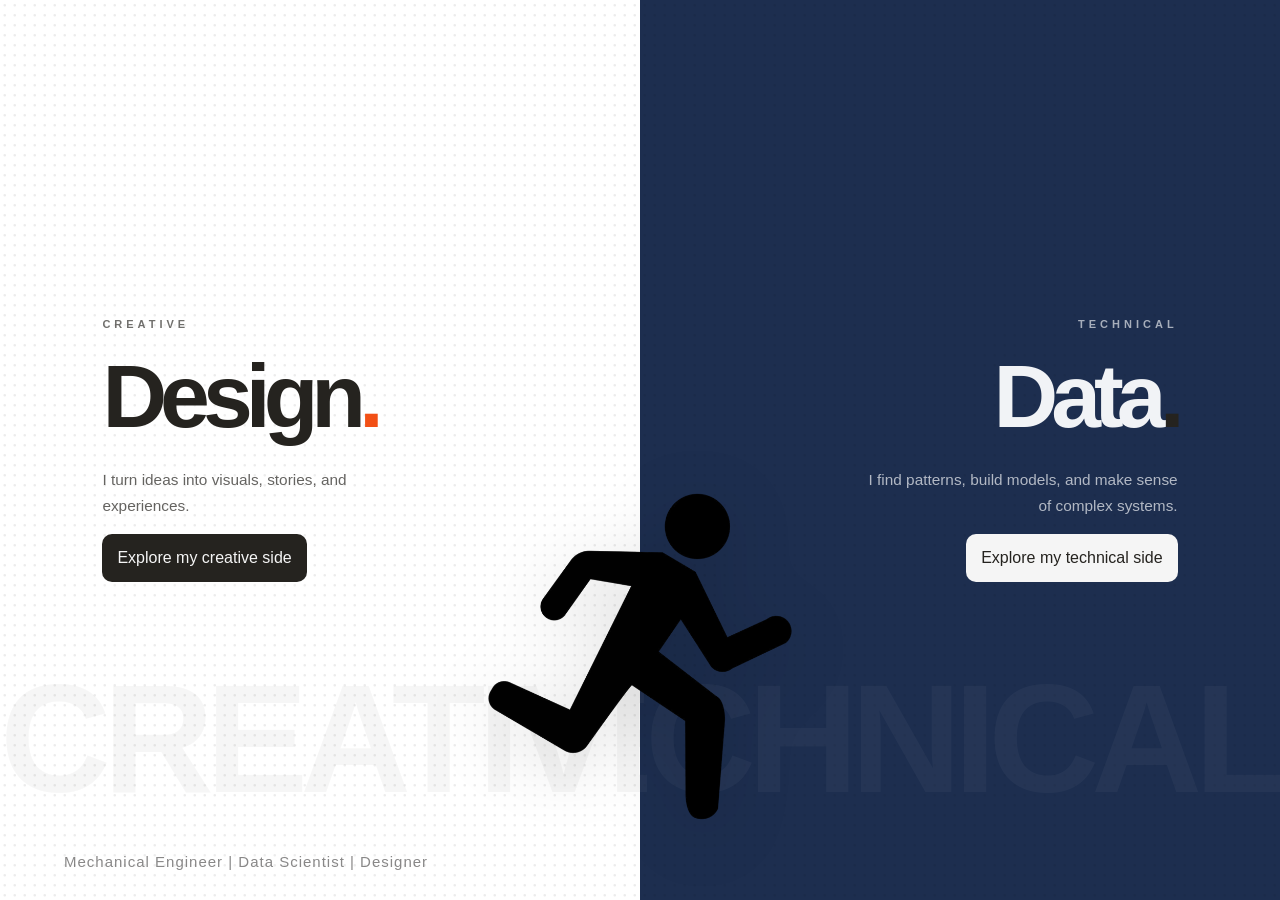
<file: index.html>
<!DOCTYPE html>
<html lang="en">
<head>
	<meta charset="UTF-8">
	<meta name="viewport" content="width=device-width, initial-scale=1.0">
	<title>Nipun Nambiar | Portfolio</title>

	<link rel="stylesheet" href="css/landing.css">
</head>
<body>

	<main class="landing">

		<!-- DESIGN SIDE -->
		<section class="world world-design" id="design">
			<div class="world-content">
				<span class="eyebrow">CREATIVE</span>

				<h1>Design<span>.</span></h1>

				<p class="description">
					I turn ideas into visuals, stories, and experiences.
				</p>

				<a href="design/" class="explore-link-design">
					Explore my creative side
				</a>
			</div>

			<span class="background-label">CREATIVE</span>
		</section>


		<!-- DATA SCIENCE SIDE -->
		<section class="world world-data" id="data">
			<div class="world-content">
				<span class="eyebrow">TECHNICAL</span>

				<h1>Data<span>.</span></h1>

				<p class="description">
					I find patterns, build models, and make sense of complex systems.
				</p>

				<a href="data-science/" class="explore-link-technical">
					Explore my technical side
				</a>
			</div>

			<span class="background-label">TECHNICAL</span>
		</section>


		<!-- CENTER PORTRAIT -->
		<div class="portrait-container">
			<img src="assets/stickman.png" alt="Portrait of Nipun" class="portrait">
		</div>

		<!-- FOOTER -->
		<footer class="site-footer-left">
			<span>Mechanical Engineer | Data Scientist | Designer</span>
		</footer>
	</main>

	<script src="js/landing.js"></script>

</body>
</file>
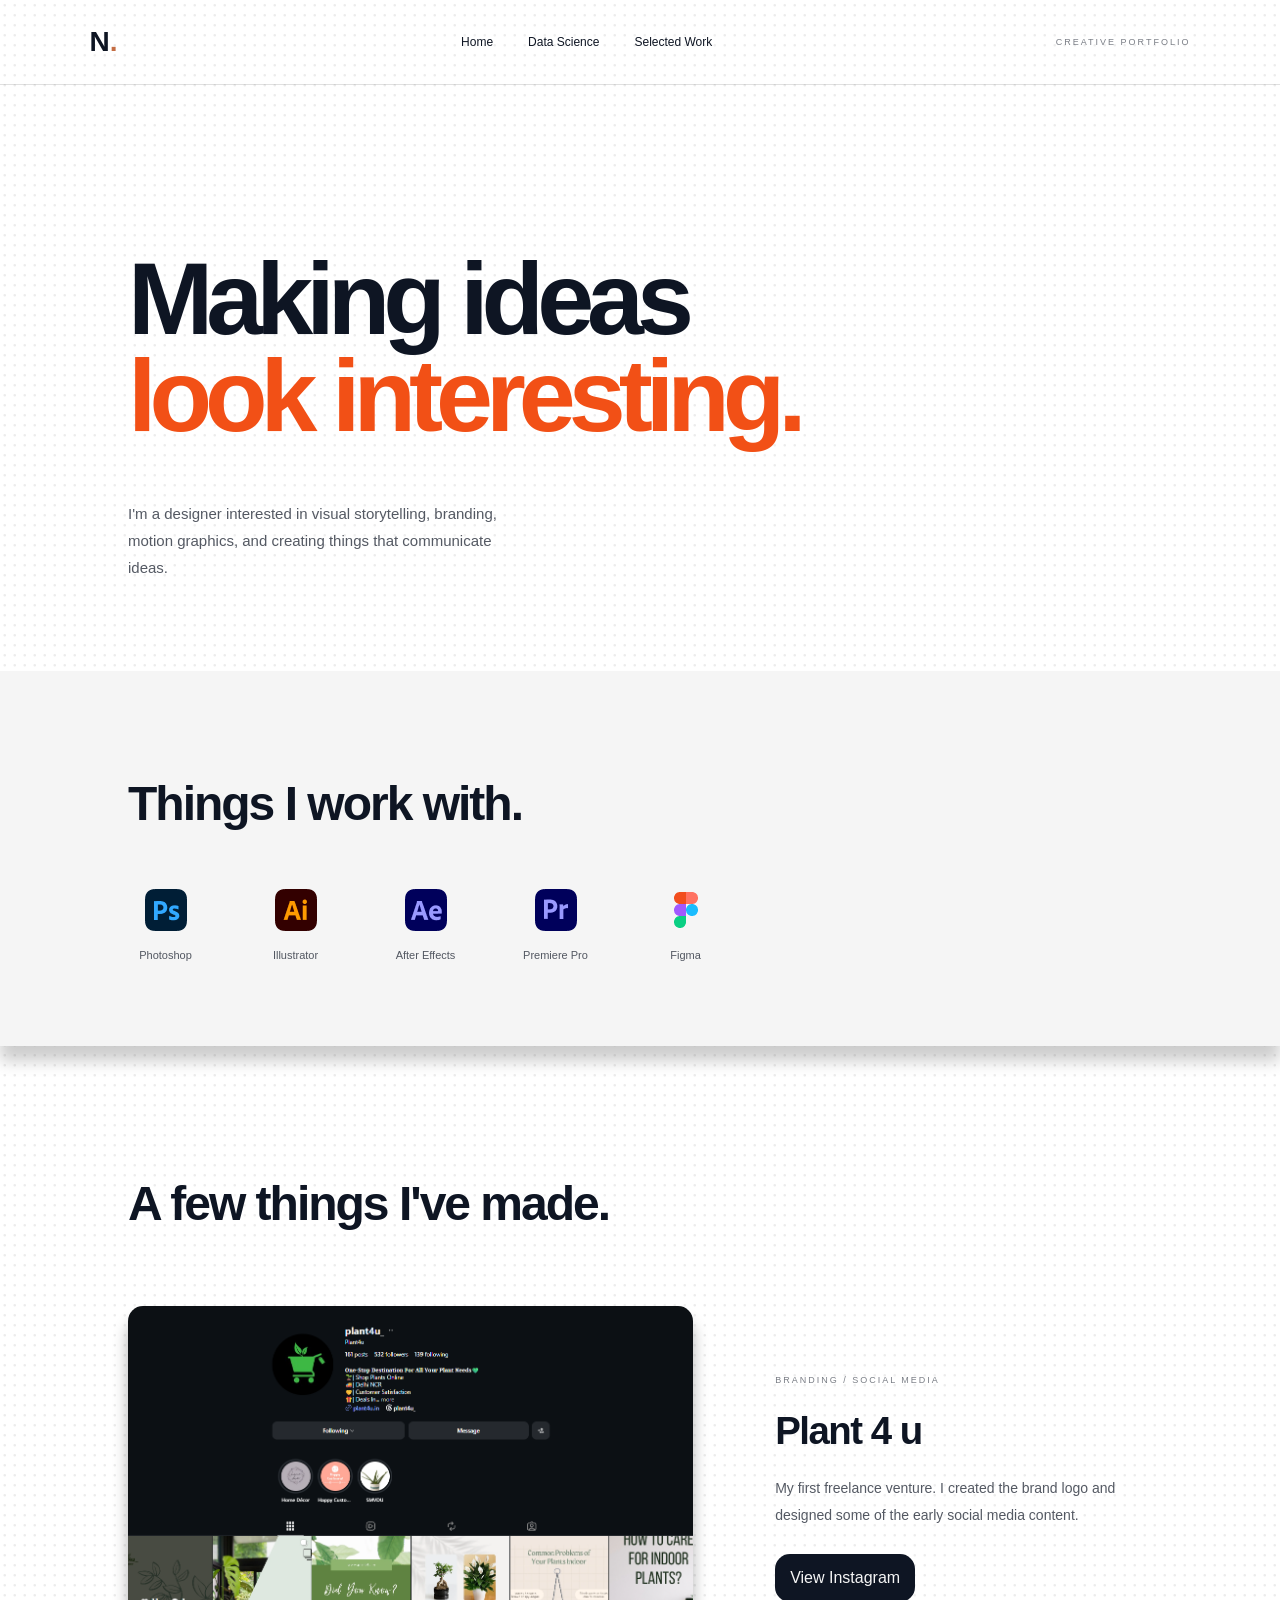
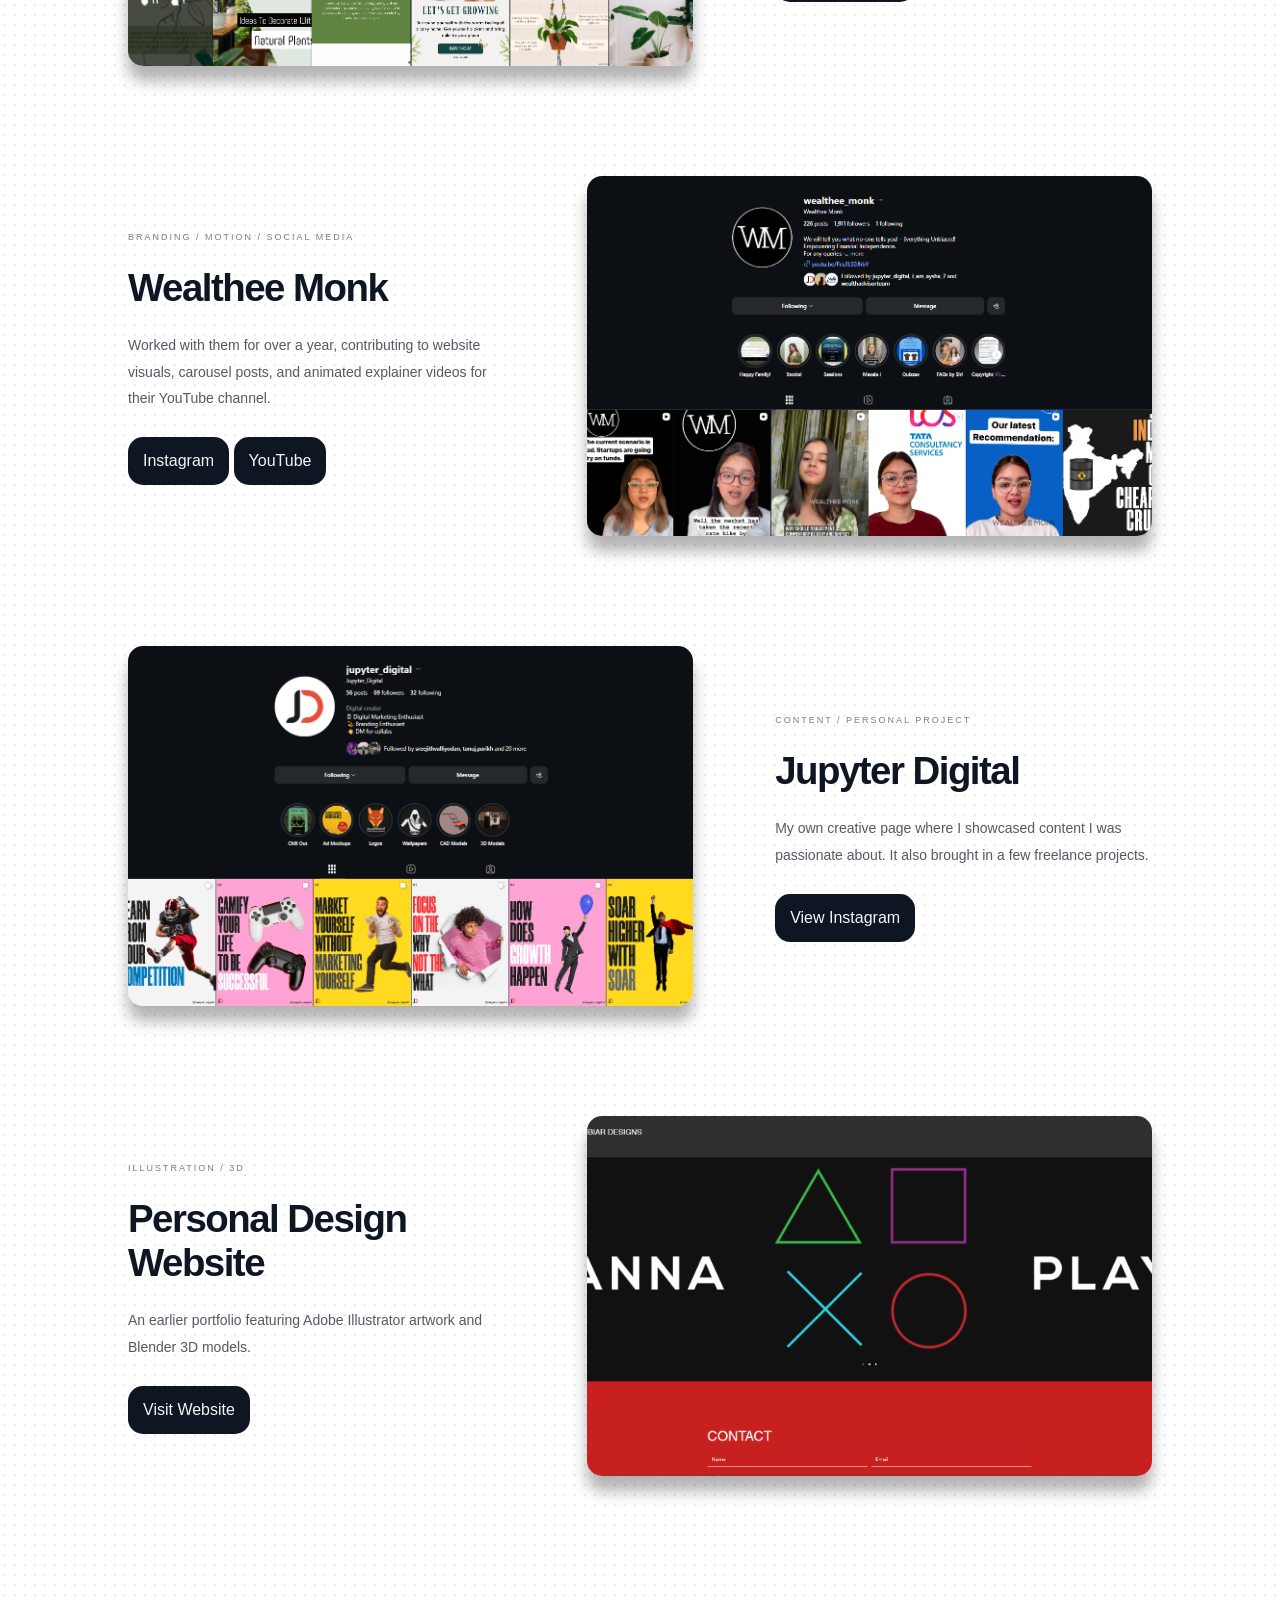
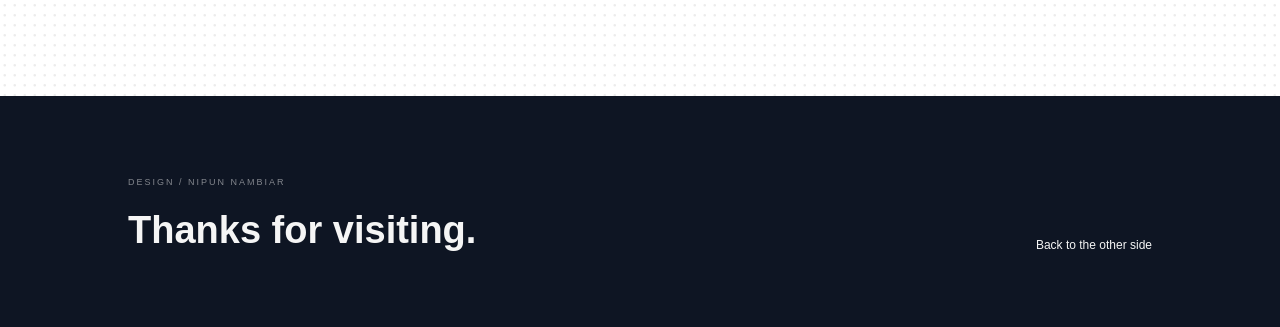
<file: design/index.html>
<!DOCTYPE html>
<html lang="en">

<head>
	<meta charset="UTF-8">
	<meta name="viewport" content="width=device-width, initial-scale=1.0">

	<title>Design | Nipun Nambiar</title>

	<link rel="stylesheet" href="../css/design.css">
</head>

<body>

	<header class="design-header">
		<a href="../" class="brand">N<span>.</span></a>

		<nav>
			<a href="../">Home</a>
			<a href="../data-science/">Data Science</a>
			<a href="#work">Selected Work</a>
		</nav>

		<span class="header-label">CREATIVE PORTFOLIO</span>
	</header>


	<main>

		<!-- INTRO -->

		<section class="design-hero">
			<h1>
				Making ideas<br>
				<span>look interesting.</span>
			</h1>
			<div class="hero-bottom">

				<p>
					I'm a designer interested in visual storytelling,
					branding, motion graphics, and creating things
					that communicate ideas.
				</p>
			</div>

		</section>
		<!-- TOOL STACK -->

		<section class="tools-section">

			<div class="section-heading">
				<h2>Things I work with.</h2>
			</div>

			<div class="tools-grid">

				<div class="tool">
					<img src="../assets/Adobe_Photoshop.png"
						alt="Adobe Photoshop">
					<span>Photoshop</span>
				</div>

				<div class="tool">
					<img src="../assets/Adobe_Illustrator.png"
						alt="Adobe Illustrator">
					<span>Illustrator</span>
				</div>

				<div class="tool">
					<img src="../assets/Adobe_AfterEffects.png"
						alt="Adobe After Effects">
					<span>After Effects</span>
				</div>

				<div class="tool">
					<img src="../assets/Adobe_PremierPro.png"
						alt="Adobe Premiere Pro">
					<span>Premiere Pro</span>
				</div>

				<div class="tool">
					<img src="../assets/Figma.png"
						alt="Figma">
					<span>Figma</span>
				</div>

			</div>

		</section>


		<!-- WORK -->

		<section class="work-section" id="work">

			<div class="section-heading">
				<h2>A few things I've made.</h2>
			</div>


			<!-- PLANT 4 U -->

			<article class="project-card">

				<div class="project-image">
					<img src="../assets/plant4u.png"
						alt="Plant 4 u design work">
				</div>

				<div class="project-info">

					<span class="project-category">
						BRANDING / SOCIAL MEDIA
					</span>

					<h3>Plant 4 u</h3>

					<p>
						My first freelance venture. I created the
						brand logo and designed some of the early
						social media content.
					</p>

					<a href="https://www.instagram.com/plant4u_/"
					target="_blank"
					rel="noopener noreferrer">
						View Instagram
					</a>

				</div>

			</article>


			<!-- WEALTHEE MONK -->

			<article class="project-card reverse">

				<div class="project-image">
					<img src="../assets/wealthee_monk.png"
						alt="Wealthee Monk design work">
				</div>

				<div class="project-info">

					<span class="project-category">
						BRANDING / MOTION / SOCIAL MEDIA
					</span>

					<h3>Wealthee Monk</h3>

					<p>
						Worked with them for over a year, contributing
						to website visuals, carousel posts, and
						animated explainer videos for their YouTube
						channel.
					</p>

					<a href="https://www.instagram.com/wealthee_monk/"
					target="_blank"
					rel="noopener noreferrer">
						Instagram
					</a>

					<a href="https://www.youtube.com/@wealtheemonk3109/videos"
					target="_blank"
					rel="noopener noreferrer">
						YouTube
					</a>

				</div>

			</article>


			<!-- JUPYTER DIGITAL -->

			<article class="project-card">

				<div class="project-image">
					<img src="../assets/jupyter.png"
						alt="Jupyter Digital design work">
				</div>

				<div class="project-info">

					<span class="project-category">
						CONTENT / PERSONAL PROJECT
					</span>

					<h3>Jupyter Digital</h3>

					<p>
						My own creative page where I showcased
						content I was passionate about. It also
						brought in a few freelance projects.
					</p>

					<a href="https://www.instagram.com/jupyter_digital/"
					target="_blank"
					rel="noopener noreferrer">
						View Instagram
					</a>

				</div>

			</article>


			<!-- PERSONAL DESIGN WEBSITE -->

			<article class="project-card reverse">

				<div class="project-image">
					<img src="../assets/design_website.png"
						alt="Personal design website">
				</div>

				<div class="project-info">

					<span class="project-category">
						ILLUSTRATION / 3D
					</span>

					<h3>Personal Design Website</h3>

					<p>
						An earlier portfolio featuring Adobe
						Illustrator artwork and Blender 3D models.
					</p>

					<a href="https://nippu99.wixsite.com/nrndesigns-1"
					target="_blank"
					rel="noopener noreferrer">
						Visit Website
					</a>

				</div>

			</article>

		</section>

	</main>


	<footer class="design-footer">

		<div>
			<span>DESIGN / NIPUN NAMBIAR</span>
			<h2>Thanks for visiting.</h2>
		</div>

		<a href="../">Back to the other side</a>

	</footer>

</body>
</html>
</file>
<file: css/landing.css>
/* =========================
RESET
========================= */

* {
	margin: 0;
	padding: 0;
	box-sizing: border-box;
}

html,body {
	width: 100%;
	min-height: 100%;
}

body {
	font-family: Arial, Helvetica, sans-serif;
	overflow: hidden;
}


/* =========================
MAIN LAYOUT
========================= */

.landing {
	position: relative;
	display: flex;
	width: 100%;
	height: 100svh;
	overflow: hidden;
}


/* =========================
WORLDS
========================= */

.world {
	position: relative;
	flex: 1;
	height: 100%;
	overflow: hidden;

	display: flex;
	align-items: center;

	transition:
		flex 0.7s cubic-bezier(0.22, 1, 0.36, 1),
		filter 0.5s ease;
}


/* DESIGN SIDE */

.world-design {
	background-image: url(../assets/dot_background.png);
	background-repeat: repeat;
	background-size: 100px 100px;
	color: #25231F;

	justify-content: flex-start;
	padding: 8%;
}


/* DATA SIDE */

.world-data {
	background: url(../assets/dot_background.png), #1d2e4f;
	background-repeat: repeat, no-repeat;
	background-size: 100px 100px, cover;
	background-blend-mode: multiply;
	color: #F1F3F6;

	justify-content: flex-end;
	padding: 8%;
}


/* =========================
HOVER EXPANSION
========================= */

.landing.active-design .world-design {
flex: 1.25;
}

.landing.active-design .world-data {
flex: 0.75;
}

.landing.active-data .world-data {
flex: 1.25;
}

.landing.active-data .world-design {
flex: 0.75;
}


/* =========================
CONTENT
========================= */

.world-content {
position: relative;
z-index: 2;
width: 100%;
max-width: 480px;

transition:
	transform 0.5s ease,
	opacity 0.4s ease;
}

.world-design .world-content {
text-align: left;
}

.world-data .world-content {
text-align: right;
margin-left: auto;
}


/* EYEBROW */

.eyebrow {
display: block;
font-size: 11px;
letter-spacing: 4px;
font-weight: 600;
margin-bottom: 24px;
opacity: 0.65;
}


/* TITLES */

.world h1 {
font-size: clamp(3.5rem, 7vw, 8rem);
font-weight: 700;
letter-spacing: -7px;
line-height: 0.95;

margin-bottom: 28px;

transition: transform 0.5s ease;
}

.world-design h1 span {
color: #F25016;
}

.world-data h1 span {
color: #25231F;
}


/* DESCRIPTION */

.description {
font-size: clamp(14px, 1.2vw, 18px);
line-height: 1.7;
max-width: 320px;
opacity: 0.7;
}

.world-data .description {
margin-left: auto;
}


/* =========================
LINKS
========================= */

.explore-link-design{
	margin-top: 15px;
	display: inline-flex;
	padding: 15px;
	text-decoration: none;
	background-color: #25231F;
	color: whitesmoke;
	border-radius: 10px;
	transition: 0.1s ease-in-out;
}
.explore-link-design:hover {
	padding: 16px;
}
.explore-link-technical{
	margin-top: 15px;
	display: inline-flex;
	padding: 15px;
	text-decoration: none;
	background-color: whitesmoke;
	color: #25231F;
	border-radius: 10px;
	transition: 0.1s ease-in-out;
}
.explore-link-technical:hover {
	padding: 16px;
}

/* =========================
BACKGROUND LABELS
========================= */

.background-label {
position: absolute;
bottom: 8%;
font-size: clamp(4rem, 12vw, 14rem);
font-weight: 800;
letter-spacing: -8px;
white-space: nowrap;
opacity: 0.035;
pointer-events: none;
}

.world-design .background-label {
left: 0;
}

.world-data .background-label {
right: 0;
}


/* =========================
PORTRAIT
========================= */

.portrait-container {
position: absolute;

left: 50%;
bottom: 0;

transform: translateX(-50%);

height: 82%;
width: 40%;

display: flex;
align-items: flex-end;
justify-content: center;

z-index: 5;

pointer-events: none;

transition:
	transform 0.7s cubic-bezier(0.22, 1, 0.36, 1);
}

.portrait {
height: 100%;
max-width: 100%;

object-fit: contain;
object-position: bottom;

filter: drop-shadow(0 15px 35px rgba(0, 0, 0, 0.12));
}


/* Portrait shifts subtly toward active side */

.landing.active-design .portrait-container {
transform: translateX(-58%);
}

.landing.active-data .portrait-container {
transform: translateX(-42%);
}

/* =========================
FOOTER
========================= */

.site-footer-left {
position: absolute;
bottom: 30px;
left: 5%;
right: 5%;

display: flex;
justify-content: space-between;

z-index: 10;

font-size: 15px;
letter-spacing: 1px;

color: rgba(40, 39, 39, 0.55);

pointer-events: none;
}


/* =========================
RESPONSIVE
========================= */

@media (max-width: 768px) {

	body {
		overflow: auto;
	}

	.landing {
		flex-direction: column;
		height: auto;
		min-height: 100svh;
	}

	.world {
		min-height: 50svh;
		padding: 8%;
	}

	.world-design {
		justify-content: flex-start;
		align-items: flex-start;
	}

	.world-data {
		justify-content: flex-end;
		align-items: flex-start;
	}

	.world-data .world-content {
		text-align: left;
		margin-left: 0;
	}

	.world-data .description {
		margin-left: 0;
	}

	.world h1 {
		font-size: clamp(3.5rem, 15vw, 6rem);
		letter-spacing: -4px;
	}

	.portrait-container {
		position: absolute;
		height: 38%;
		width: 55%;
		top: 31%;
		bottom: auto;
	}

	.portrait {
		height: 100%;
	}

	.landing.active-design .portrait-container,
	.landing.active-data .portrait-container {
		transform: translateX(-50%);
	}

	.site-header {
		top: 20px;
	}

	.site-footer {
		position: relative;
		padding: 20px 5%;
		left: auto;
		right: auto;
		bottom: auto;
		background: #151A22;
		color: rgba(255, 255, 255, 0.5);
	}

	.background-label {
		font-size: 20vw;
	}

}
</file>
<file: css/design.css>
/* RESET */

* {
	margin: 0;
	padding: 0;
	box-sizing: border-box;
}

html {
	scroll-behavior: smooth;
}

body {
	background: url(../assets/dot_background.png);
	background-repeat: repeat;
	background-size: 100px 100px;
	color: #0e1523;
	font-family: Arial, Helvetica, sans-serif;
}


/* HEADER */

.design-header {
	height: 85px;
	padding: 0 7%;
	display: flex;
	align-items: center;
	justify-content: space-between;
	border-bottom: 1px solid rgba(0,0,0,0.12);
}

.brand {
	font-size: 28px;
	font-weight: 800;
	color: inherit;
	text-decoration: none;
}

.brand span {
	color: #C46D43;
}

.design-header nav {
	display: flex;
	gap: 35px;
}

.design-header nav a {
	color: inherit;
	text-decoration: none;
	font-size: 12px;
	transition: opacity 0.2s ease;
}

.design-header nav a:hover {
	opacity: 0.5;
}

.header-label {
	font-size: 9px;
	letter-spacing: 2px;
	opacity: 0.55;
}


/* HERO */

.design-hero {
	padding: 120px 10% 90px;
	min-height: 570px;
	display: flex;
	flex-direction: column;
	justify-content: center;
}

.hero-label,
.section-heading > span {
	font-size: 10px;
	letter-spacing: 3px;
	font-weight: 600;
	opacity: 0.55;
}

.design-hero h1 {
	font-size: clamp(55px, 8vw, 115px);
	line-height: 0.95;
	letter-spacing: -7px;
	margin-top: 45px;
	font-weight: 700;
}

.design-hero h1 span {
	color: #F25016;
}

.hero-bottom {
	display: flex;
	justify-content: space-between;
	align-items: flex-end;
	margin-top: 55px;
}

.hero-bottom p {
	max-width: 400px;
	line-height: 1.8;
	font-size: 15px;
	opacity: 0.7;
}

.hero-number {
	font-size: 10px;
	letter-spacing: 2px;
	opacity: 0.5;
}


/* TOOLKIT */

.tools-section {
	padding: 85px 10%;
	background: whitesmoke;
	box-shadow: 0 15px 15px rgba(0, 0, 0, 0.2);
}

.section-heading h2 {
	font-size: clamp(30px, 4vw, 48px);
	margin-top: 20px;
	letter-spacing: -2px;
}

.tools-grid {
	display: flex;
	flex-wrap: wrap;
	gap: 55px;
	margin-top: 55px;
}

.tool {
	display: flex;
	flex-direction: column;
	align-items: center;
	gap: 15px;
	min-width: 75px;
}

.tool img {
	width: 48px;
	height: 48px;
	object-fit: contain;
	transition: transform 0.3s ease;
}

.tool:hover img {
	transform: translateY(-6px);
}

.tool span {
	font-size: 11px;
	opacity: 0.7;
}


/* WORK */

.work-section {
	padding: 110px 10%;
}

.work-section > .section-heading {
	margin-bottom: 75px;
}

.project-card {
	display: grid;
	grid-template-columns: 1.2fr 0.8fr;
	align-items: center;
	gap: 8%;
	margin-bottom: 110px;
}

.project-card.reverse {
	grid-template-columns: 0.8fr 1.2fr;
}

.project-card.reverse .project-image {
	order: 2;
}

.project-card.reverse .project-info {
	order: 1;
}

.project-image {
	background: none;
}

.project-image img {
	display: block;
	height: 40vh;
	max-width: 100%;
	width: auto;
	object-fit: cover;
	transition: 0.6s ease;
	border-radius: 15px;
	box-shadow: 0 15px 15px rgba(0, 0, 0, 0.3);
}

.project-image:hover img {
	transform: scale(1.04);
	box-shadow: 0 15px 15px rgba(0, 0, 0, 0.2);
}

.project-info {
	padding: 20px 0;
}

.project-category {
	font-size: 9px;
	letter-spacing: 2px;
	opacity: 0.55;
}

.project-info h3 {
	font-size: clamp(28px, 3vw, 42px);
	margin: 22px 0;
	letter-spacing: -1.5px;
}

.project-info p {
	font-size: 14px;
	line-height: 1.9;
	opacity: 0.7;
	margin-bottom: 25px;
}

.project-info a{
	display: inline-flex;
	text-decoration: none;
	padding: 15px;
	color: whitesmoke;
	background-color: #0e1523;
	border-radius: 15px;
	transition: 0.3s ease;
}
.project-info a:hover{
	translate: 0 -5px;
	box-shadow: 0 10px 10px rgba(0, 0, 0, 0.3);

}


/* FOOTER */

.design-footer {
	padding: 75px 10%;
	background: #0e1523;
	color: whitesmoke;
	display: flex;
	justify-content: space-between;
	align-items: flex-end;
}

.design-footer span {
	font-size: 9px;
	letter-spacing: 2px;
	opacity: 0.5;
}

.design-footer h2 {
	font-size: 38px;
	margin-top: 20px;
}

.design-footer a {
	color: inherit;
	font-size: 12px;
	text-decoration: none;
}


/* RESPONSIVE */

@media (max-width: 768px) {

	.design-header {
		padding: 0 5%;
	}

	.design-header nav {
		gap: 15px;
	}

	.header-label {
		display: none;
	}

	.design-hero {
		padding: 90px 7%;
		min-height: auto;
	}

	.design-hero h1 {
		letter-spacing: -4px;
	}

	.hero-bottom {
		flex-direction: column;
		align-items: flex-start;
		gap: 25px;
	}

	.tools-section,
	.work-section {
		padding: 75px 7%;
	}

	.tools-grid {
		gap: 35px;
	}

	.project-card,
	.project-card.reverse {
		display: flex;
		flex-direction: column;
		align-items: stretch;
		gap: 25px;
		margin-bottom: 75px;
	}

	.project-card.reverse .project-image,
	.project-card.reverse .project-info {
		order: initial;
	}

	.project-image img {
		height: 300px;
	}

	.design-footer {
		padding: 55px 7%;
		flex-direction: column;
		align-items: flex-start;
		gap: 30px;
	}

}
</file>
